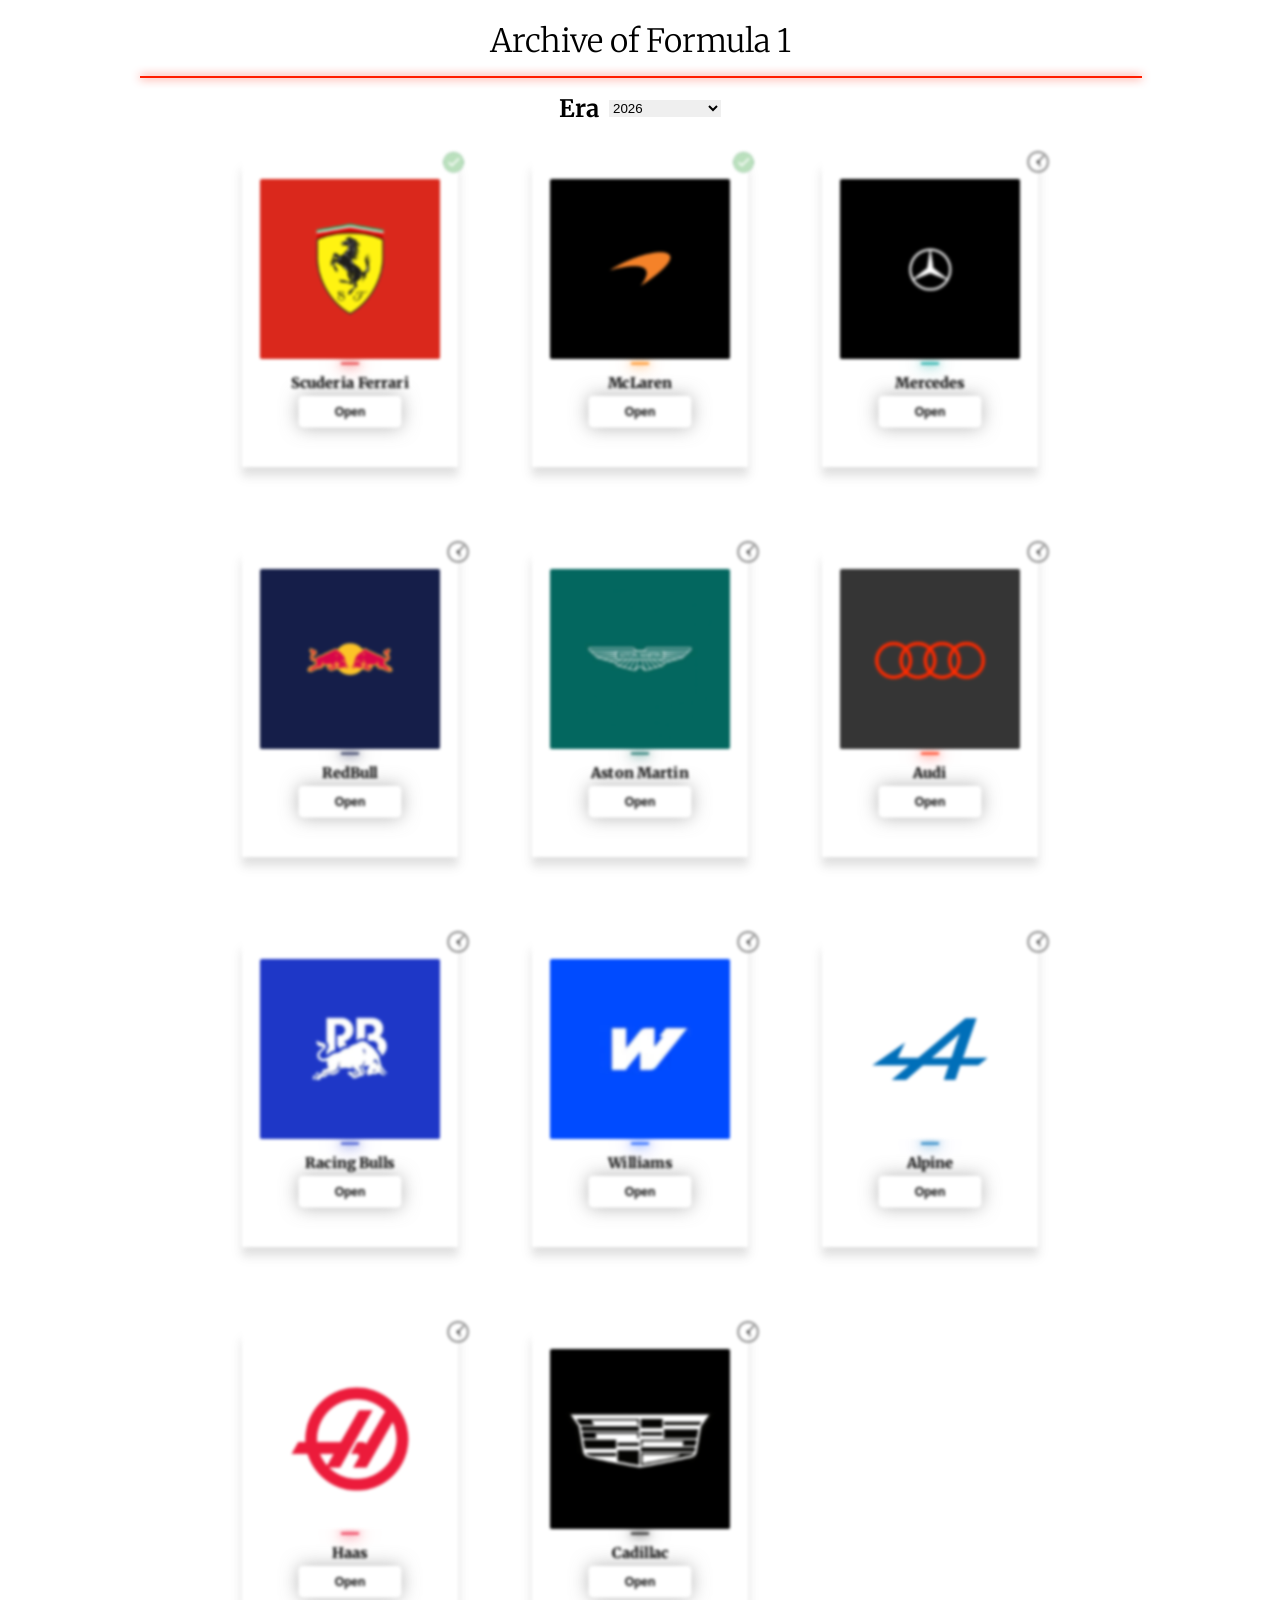
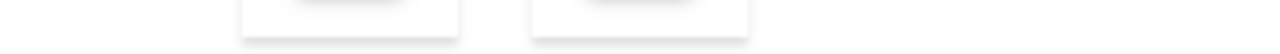
<file: index.html>
<!DOCTYPE html>
<html lang="en">
<head>
    <meta charset="UTF-8">
    <meta name="viewport" content="width=device-width, initial-scale=1.0">
    <title>F1 - FanWebsite</title>
    <link rel="stylesheet" href="index.css">
    <link rel="preconnect" href="https://fonts.googleapis.com">
<link rel="preconnect" href="https://fonts.gstatic.com" crossorigin>
<link href="https://fonts.googleapis.com/css2?family=Basic&family=Birthstone&family=Kanit:ital,wght@0,100;0,200;0,300;0,400;0,500;0,600;0,700;0,800;0,900;1,100;1,200;1,300;1,400;1,500;1,600;1,700;1,800;1,900&family=Merriweather:ital,opsz,wght@0,18..144,300..900;1,18..144,300..900&family=Oswald:wght@200..700&family=Playwrite+DE+SAS+Guides&family=Prociono&family=Raleway:ital,wght@0,100..900;1,100..900&family=Roboto+Slab:wght@100..900&display=swap" rel="stylesheet">
</head>
<body>
    <div class="main-wrapper">
    <header>
    <h1 style="margin-bottom: 0; font-weight: 300;">Archive of Formula 1</h1>
    <div class="under-bar-line"></div>
    <div class="era">
    <h2>Era</h2>
    <select>
        <option>2026</option>
        <option disabled>In development</option>
        <option disabled>In development</option>
        <option disabled>In development</option>
        <option disabled>In development</option>
        <option disabled>In development</option>
        <option disabled>In development</option>
        <option disabled>In development</option>
    </select>
    </div>
    </header>
    <main>
    <div class="main-grid">
        <div class="card-1"><div class="pict"><img src="Ferrari-logo.jpg"></div><div class="card-info-1"><hr class="card-line-1">
            <span>Scuderia Ferrari<button onclick="window.location.href='ferrari.html';">Open</button></div>
                <div class="icon"><img src="icons8-проверено-80.png"></div>
        </div>
        <div class="card-2"><div class="pict"><img src="Mclaren logo.jpg"></div><div class="card-info-2"><hr class="card-line-2">
            <span>McLaren<button onclick="window.location.href='mclaren.html';">Open</button></div>
                <div class="icon"><img src="icons8-проверено-80.png"></div>
        </div>
        <div class="card-3"><div class="pict"><img src="Mercedes logo.jpg"></div><div class="card-info-3"><hr class="card-line-3">
            <span>Mercedes<button onclick="window.location.href='not-yet.html';">Open</button></div>
                <div class="icon"><img src="icons8-часы-50.png"></div>
        </div>
        <div class="card-4"><div class="pict"><img src="RedBull logo.jpg"></div><div class="card-info-4"><hr class="card-line-4">
            <span>RedBull<button onclick="window.location.href='not-yet.html';">Open</button></div>
                <div class="icon"><img src="icons8-часы-50.png"></div>
        </div>
        <div class="card-5"><div class="pict"><img src="AMlogo1.jpg"></div><div class="card-info-5"><hr class="card-line-5">
            <span>Aston Martin<button onclick="window.location.href='not-yet.html';">Open</button></div>
                <div class="icon"><img src="icons8-часы-50.png"></div>
        </div>
        <div class="card-6"><div class="pict"><img src="Audi logo.jpg"></div><div class="card-info-6"><hr class="card-line-6">
            <span>Audi<button onclick="window.location.href='not-yet.html';">Open</button></div>
                <div class="icon"><img src="icons8-часы-50.png"></div>
        </div>
        <div class="card-7"><div class="pict"><img src="RB logo.jpg"></div><div class="card-info-7"><hr class="card-line-7">
            <span>Racing Bulls<button onclick="window.location.href='not-yet.html';">Open</button></div>
                <div class="icon"><img src="icons8-часы-50.png"></div>
        </div>
        <div class="card-8"><div class="pict"><img src="Williams logo.jpg"></div><div class="card-info-8"><hr class="card-line-8">
            <span>Williams<button onclick="window.location.href='not-yet.html';">Open</button></div>
                <div class="icon"><img src="icons8-часы-50.png"></div>
        </div>
        <div class="card-9"><div class="pict"><img src="Alpine logo.jpg"></div><div class="card-info-9"><hr class="card-line-9">
            <span>Alpine<button onclick="window.location.href='not-yet.html';">Open</button></div>
                <div class="icon"><img src="icons8-часы-50.png"></div>
        </div>
        <div class="card-10"><div class="pict"><img src="Haas logo.jpg"></div><div class="card-info-10"><hr class="card-line-10">
            <span>Haas<button onclick="window.location.href='not-yet.html';">Open</button></div>
                <div class="icon"><img src="icons8-часы-50.png"></div>
        </div>
        <div class="card-11"><div class="pict"><img src="Cadillac f1.jpg"></div><div class="card-info-11"><hr class="card-line-11">
            <span>Cadillac<button onclick="window.location.href='not-yet.html';">Open</button></div>
                <div class="icon"><img src="icons8-часы-50.png"></div>
        </div>
    </div> 
    </main>
    </div>
</body>
</html>
</file>
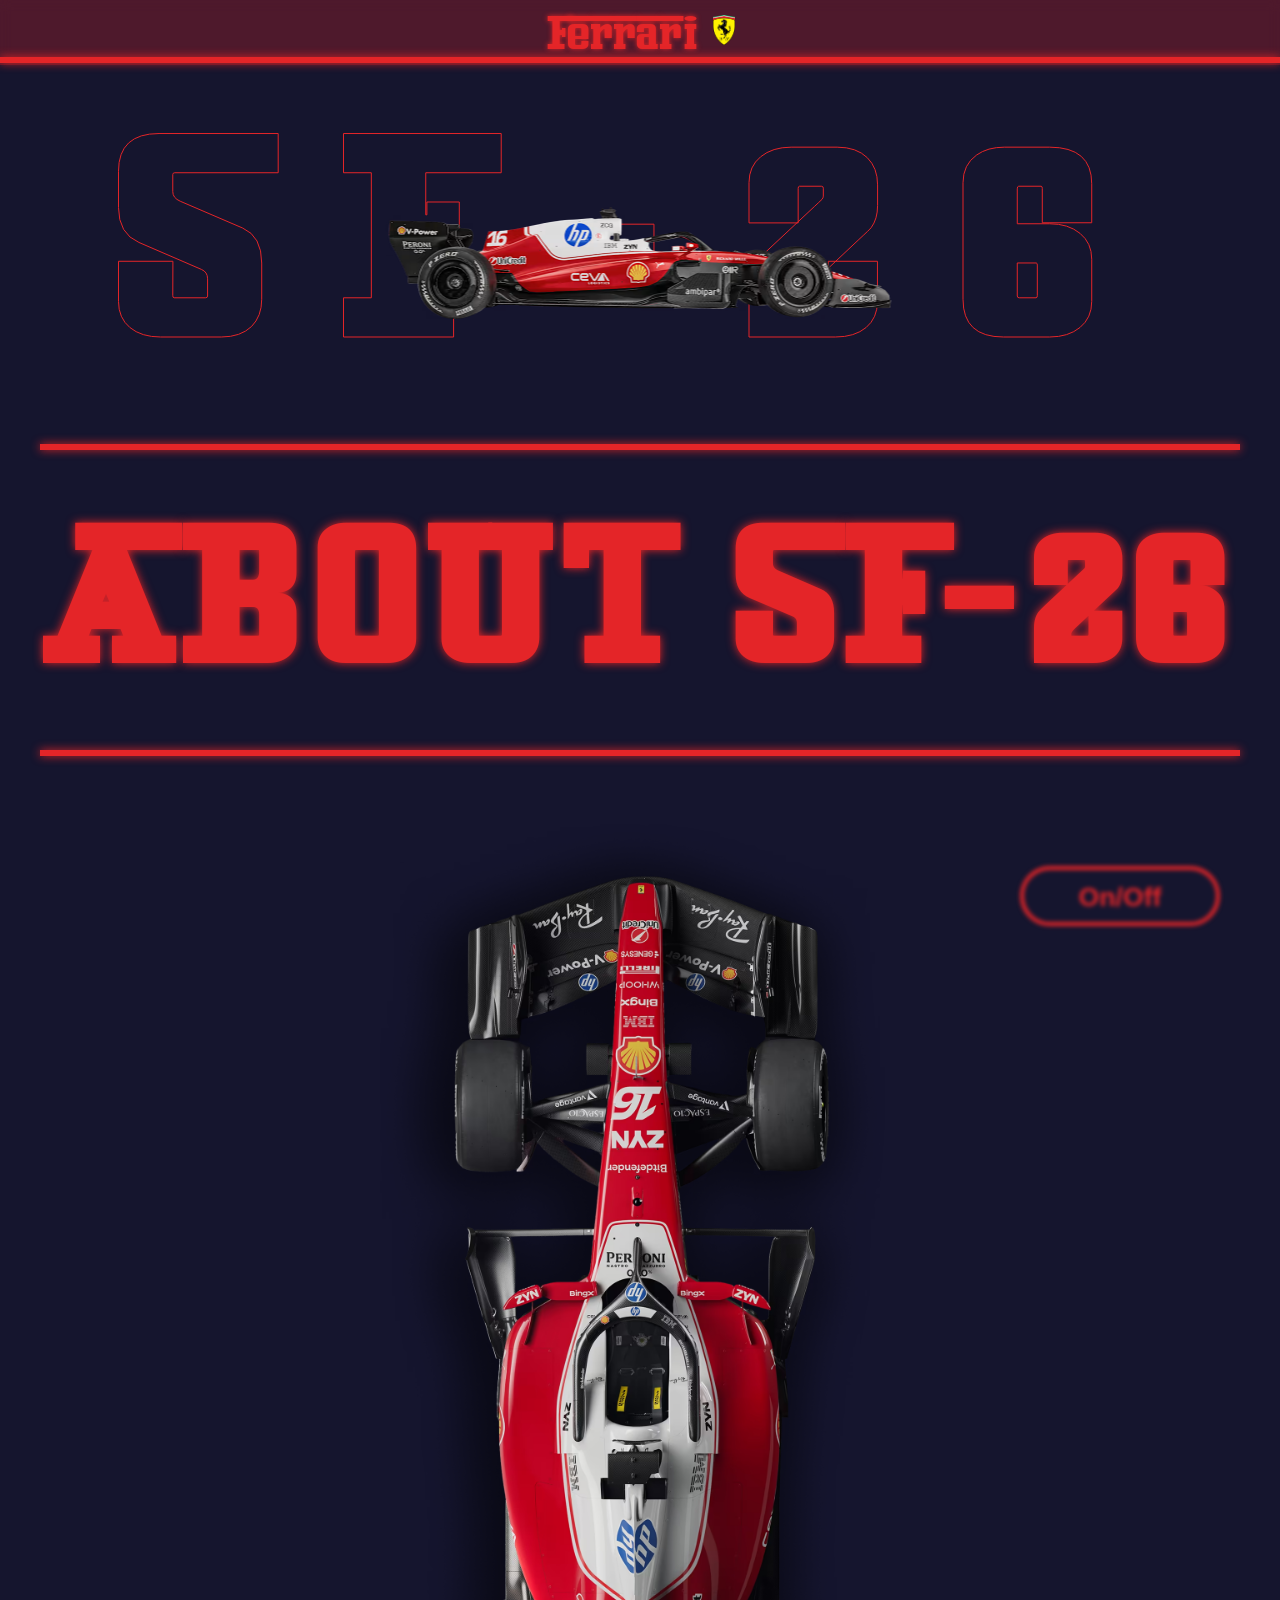
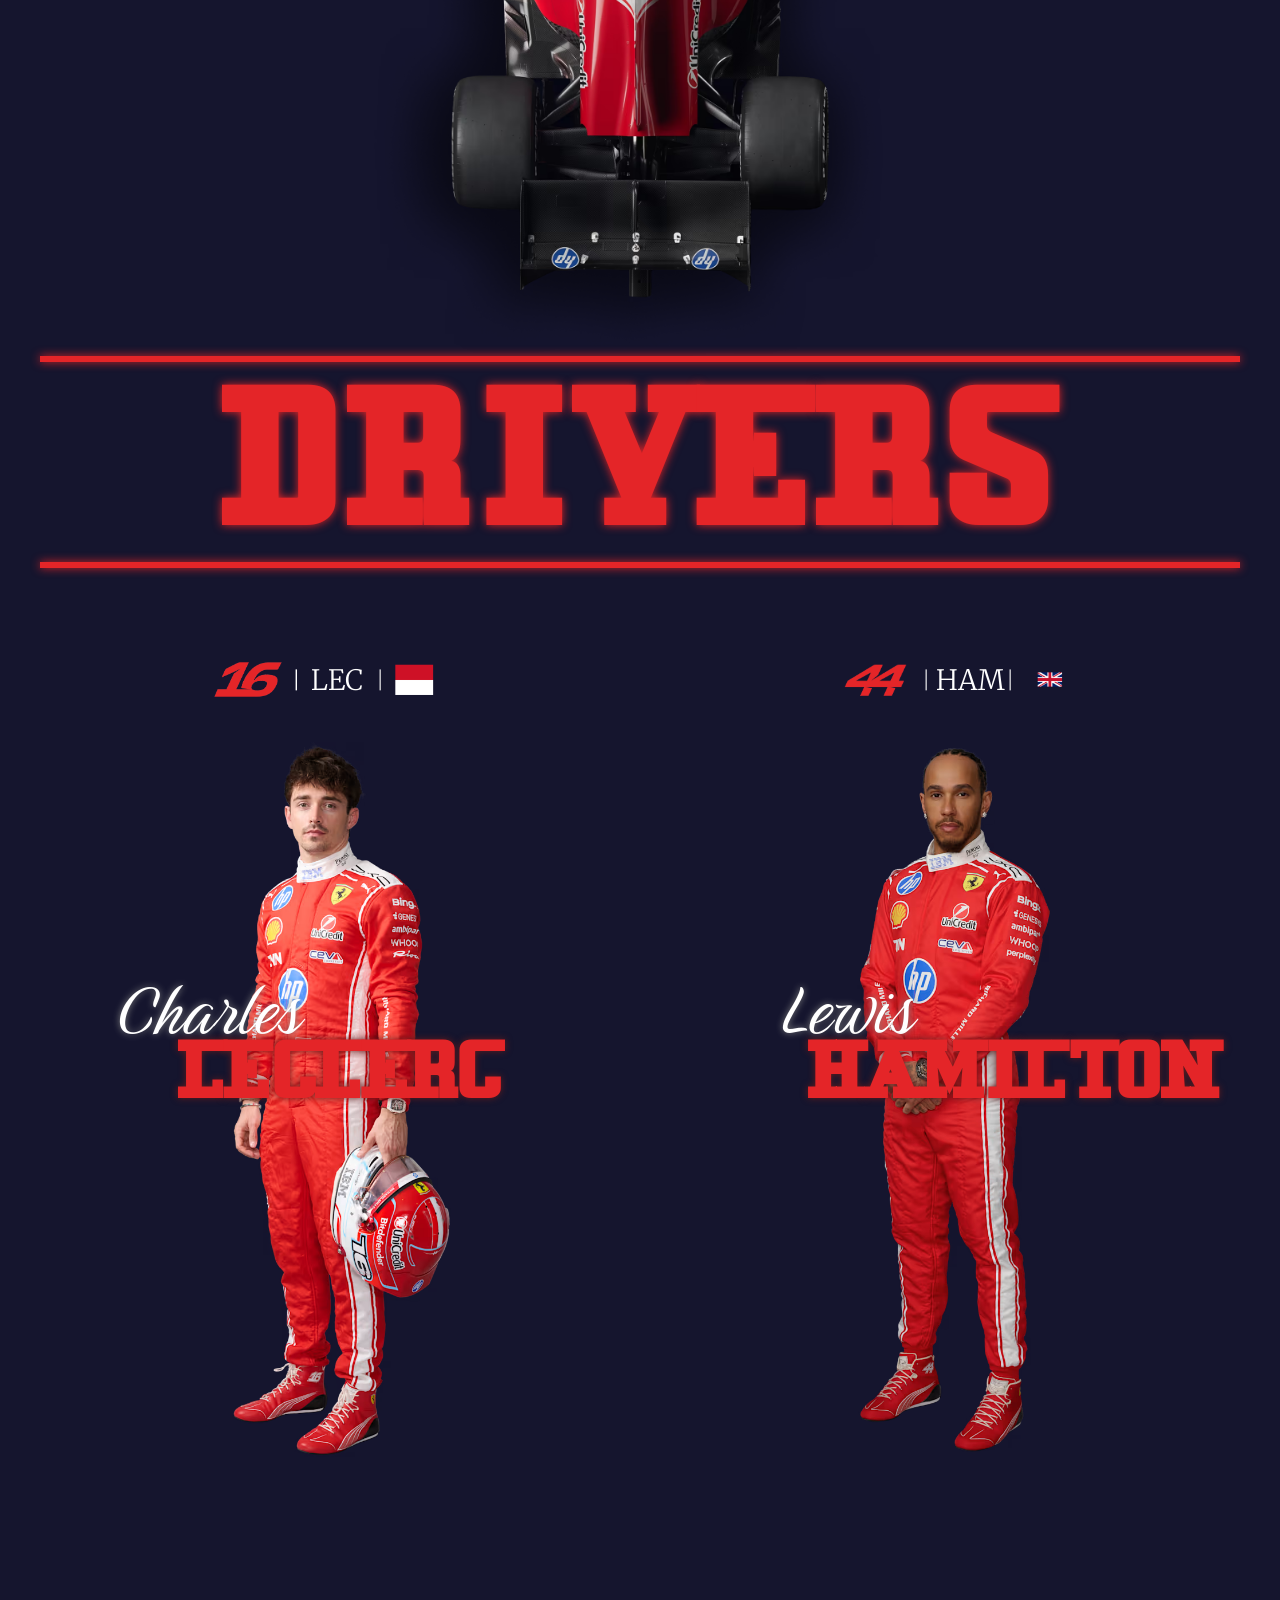
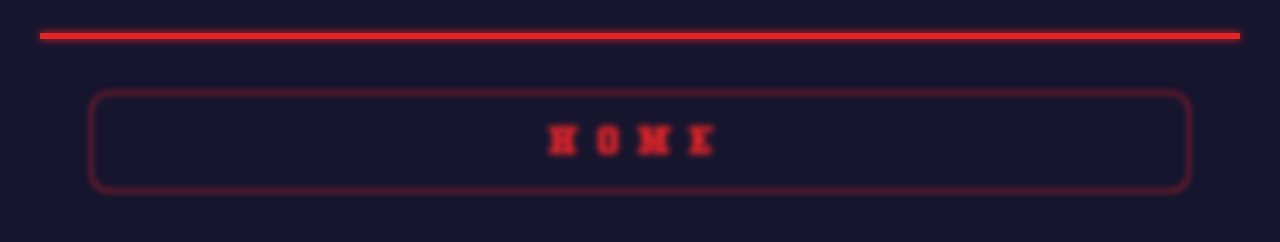
<file: ferrari.html>
<!DOCTYPE html>
<html lang="en">

<head>
    <meta charset="UTF-8">
    <meta name="viewport" content="width=device-width, initial-scale=1.0, user-scaleable=0, maximum-scale=1.0, minimum-scale=1.0, viewport-fit=auto">
    <title>Scuderia Ferrari</title>
    <link rel="stylesheet" href="ferrari.css">
    <link rel="preconnect" href="https://fonts.googleapis.com">
    <link rel="preconnect" href="https://fonts.gstatic.com" crossorigin>
    <link
        href="https://fonts.googleapis.com/css2?family=Basic&family=Birthstone&family=Kanit:ital,wght@0,100;0,200;0,300;0,400;0,500;0,600;0,700;0,800;0,900;1,100;1,200;1,300;1,400;1,500;1,600;1,700;1,800;1,900&family=Merriweather:ital,opsz,wght@0,18..144,300..900;1,18..144,300..900&family=Oswald:wght@200..700&family=Playwrite+DE+SAS+Guides&family=Prociono&family=Raleway:ital,wght@0,100..900;1,100..900&family=Roboto+Slab:wght@100..900&display=swap"
        rel="stylesheet">

</head>

<body>
    <header>
        <div class="top-bar">
            <div class="logo-text">Ferrari</div>
            <img src="ferrari-ges-seeklogo.png">
        </div>
        <div class="under-bar-line"></div>
    </header>
    <div class="container">
        <main>
            <div class="background-car-name">
                <div class="car-name">SF-26</div>
                <div class="car"><img src="2026ferraricarright.avif"></div>
            </div>
            <div class="car-info-block">
                <div style="margin-top: 50px; margin-bottom: 50px;" class="under-bar-line-1"></div>
                <h1>ABOUT SF-26</h1>
                <div style="margin-top: 50px; margin-bottom: 50px;" class="under-bar-line-2"></div>
                <div class="the-car-above">
                    <div class="button">
                        <!-- AI: Кнопка переключает постоянное отображение подписей. -->
                        <button type="button" aria-pressed="false">On/Off</button>
                    </div>
                    <img src="car-above.avif">

                    <div class="front-wing"></div>
                    <div class="line-1">Active aero front wing</div>

                    <div class="tires-1"></div>
                    <div class="line-2">Left Front Tire</div>

                    <div class="tires-2"></div>
                    <div class="line-3">Right Rear Tire</div>

                    <div class="tires-3"></div>
                    <div class="line-4">Left Front Tire</div>

                    <div class="tires-4"></div>
                    <div class="line-5">Right Rear Tire</div>

                    <div class="cockpit"></div>
                    <div class="line-6">Cockpit</div>

                    <div class="halo">
                        <div class="halo-1"></div>
                        <div class="halo-2"></div>
                        <div class="halo-3"></div>
                        <div class="halo-4"></div>
                        <div class="halo-5"></div>
                        <div class="halo-6"></div>
                        <div class="halo-7"></div>
                    </div>
                    <div class="line-7">Halo</div>


                    <div class="rear-wing"></div>
                    <div class="line-8">Active aero rear wing</div>
                </div>
            </div>



            <div class="drivers-block">
                <div class="under-bar-line-3"></div>
                <h1>DRIVERS</h1>
                <div class="under-bar-line-4"></div>
                <div class="drivers-grid">
                    <div class="leclerc">
                        <img class="lec-img" src="LEC.avif">
                        <div class="driver-name">Charles</div>
                        <div class="driver-lastname">LECLERC</div>
                        <div class="small-det">
                            <div class="number"><img src="16.png"></div>
                            <div class="small-line"></div>
                            <div class="fam">LEC</div>
                            <div class="small-line-1"></div>
                            <div class="flag"><img src="monaco.png"></div>
                        </div>
                    </div>
                
                <div class="hamilton">
                    <img class="ham-img" src="HAM.avif">
                    <div class="driver-name">Lewis</div>
                    <div class="driver-lastname">HAMILTON</div>
                    <div class="small-det">
                            <div class="number"><img src="44.png"></div>
                            <div class="small-line"></div>
                            <div class="fam">HAM</div>
                            <div class="small-line-1"></div>
                            <div class="flag"><img src="images.png"></div>
                        </div>
                </div>
                </div>
            </div>






        <div class="under-bar-line-adaptive"></div>
            <div class="drivers-block-adaptive">
                <h1 class="title-adaptive">DRIVERS</h1>
                <div class="leclerc-adaptive">
                    <img class="lec-lec-adaptive" src="LEC.avif">
                    <div class="driver-name-adaptive">Charles</div>
                    <div class="driver-lastname-adaptive">LECLERC</div>
                    <div class="small-det-adaptive">
                    <div class="number-adaptive"><img src="16.png"></div>
                    <div class="flag-adaptive"><img src="monaco.png"></div>
                    </div>
                </div>
                <div class="under-bar-line-adaptive-1"></div>
                <div class="hamilton-adaptive">
                    <img class="ham-ham-adaptive" src="HAM.avif">
                    <div class="driver-name-adaptive">Lewis</div>
                    <div class="driver-lastname-adaptive">HAMILTON</div>
                    <div class="small-det-adaptive">
                        <div class="number-adaptive"><img src="44.png"></div>
                        <div class="flag-adaptive"><img src="images.png"></div>
                    </div>

                </div>
                
            </div>
            <div class="under-bar-line"></div>
            <div class="home-button"><button  onclick="window.location.href='index.html';">HOME</button></div>
    </div>
    </main>
    </div>
    <!-- AI: Скрипт включает и выключает режим постоянного отображения деталей. -->
    <script>
        const carDetails = document.querySelector('.the-car-above');
        const toggleButton = carDetails.querySelector('.button button');

        toggleButton.addEventListener('click', () => {
            const isActive = carDetails.classList.toggle('is-active');
            toggleButton.setAttribute('aria-pressed', String(isActive));
        });
    </script>
</body>

</html>
</file>
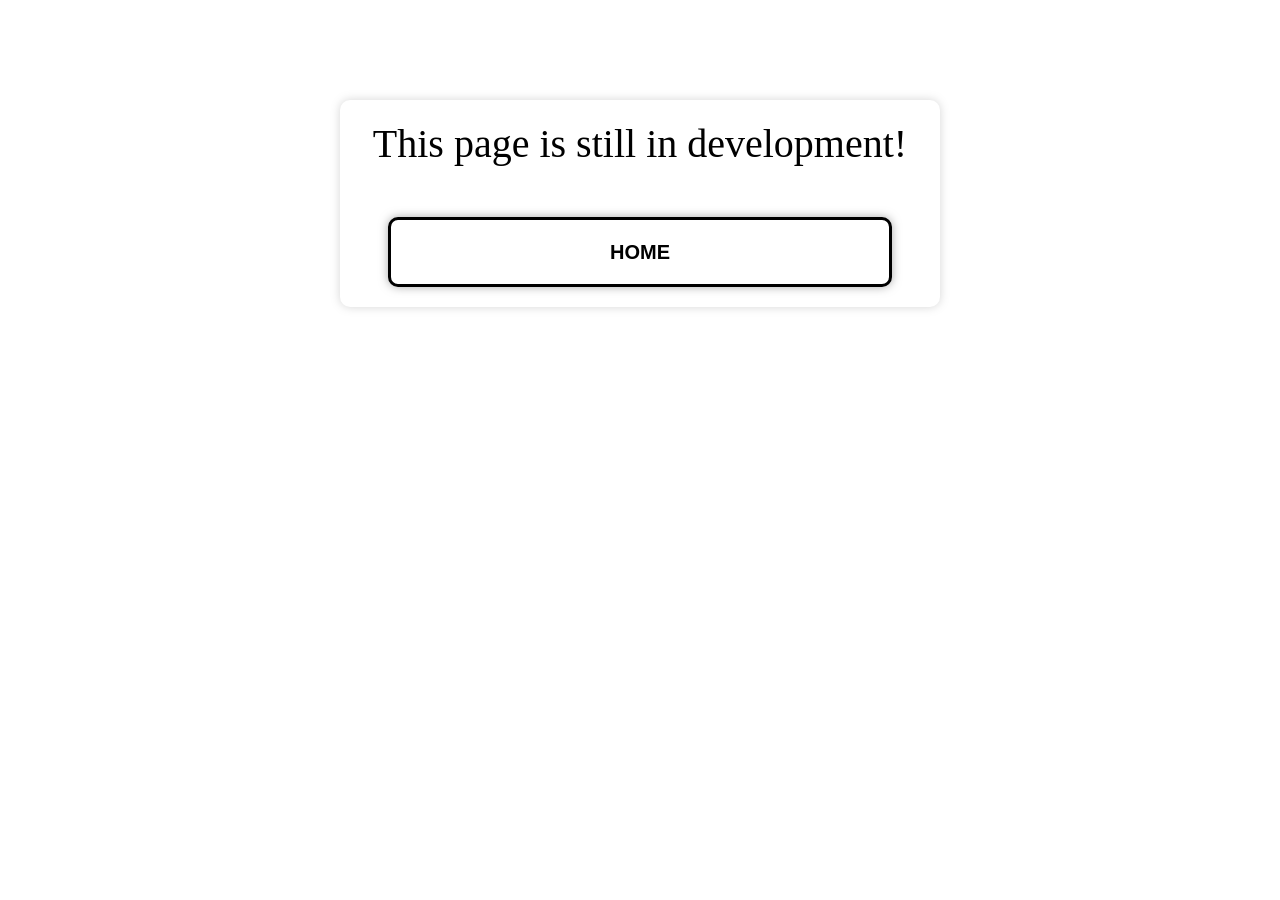
<file: not-yet.html>
<!DOCTYPE html>
<html lang="en">

<head>
    <meta charset="UTF-8">
    <meta name="viewport" content="width=device-width, initial-scale=1.0, user-scaleable=0, maximum-scale=1.0, minimum-scale=1.0, viewport-fit=auto">
    <title>Hi</title>
    <style>
        * {
            box-sizing: border-box;
        }

        .container {
            max-width: 1200px;
            width: 100%;
            margin: 0 auto;
        }

        .box {
            box-shadow: 0 0 10px rgba(128, 128, 128, 0.329);
            padding: 20px;
            border-radius: 10px;
            width: 50%;
            margin: 100px auto;
            display: flex;
            flex-direction: column;
            align-items: center;
        }

        .text-1 {
            text-align: center;
            font-size: 40px;
        }

        .but {
            width: 90%;
            height: 70px;
            margin-top: 50px;
        }

        .but button {
            font-size: 20px;
            font-weight: 700;
            width: 100%;
            height: 100%;
            border: 3px solid black;
            border-radius: 10px;
            background-color: white;
            box-shadow: 0 0 10px rgba(128, 128, 128, 0.671);
            transition: opacity 0.3s, box-shadow 0.3s, transform 0.3s;
        }

        .but button:hover {
            opacity: 0.6;
            transition: all 0.3s;
        }

        .but button:active {
            box-shadow: inset 0 0 5px rgba(128, 128, 128, 0.863);
            transition: all 0.3s;
            opacity: 1;
            transform: scale(0.9);
        }

        .box-adaptive {
            display: none;
        }

        @media (max-width: 576px) {
            .box {
                display: none;
            }

            .box-adaptive {
                display: flex;
                flex-direction: column;
                align-items: center;
                padding: 20px;
                width: 300px;
                border-radius: 10px;
                box-shadow: 0 0 10px gray;
                margin: 300px auto;
            }

            .box-adaptive .but-adaptive {
                margin-top: 30px;
            }

            .box-adaptive .but-adaptive {
                width: 80%;
                height: 30px;
            }

            .box-adaptive .but-adaptive button {
                width: 100%;
                height: 100%;
                font-size: 13px;
                font-weight: 700;
                border: 2px solid black;
                border-radius: 10px;
                background-color: white;
                box-shadow: 0 0 10px rgba(128, 128, 128, 0.671);
                transition: opacity 0.3s, box-shadow 0.3s, transform 0.3s;
            }

            .but-adaptive button:active {
                box-shadow: inset 0 0 5px rgba(128, 128, 128, 0.863);
                transition: all 0.3s;
                opacity: 1;
                transform: scale(0.9);
            }
        }
    </style>
</head>

<body>
    <div class="container">
        <main>
            <div class="box">
                <div class="text-1">This page is still in development!</div>
                <div class="but"><button onclick="window.location.href='index.html';">HOME</button></div>
            </div>
            <div class="box-adaptive">
                <div class="text-1-adaptive">This page is still in development!</div>
                <div class="but-adaptive"><button onclick="window.location.href='index.html';">HOME</button></div>
            </div>
        </main>
    </div>
</body>

</html>
</file>
<file: index.css>
body {
    font-family: "Merriweather", serif;
    display: flex;
    justify-content: center;
    align-items: center;
    background-color: white;
    margin: 0;
}

.main-wrapper {
    width: min(100% - 32px, 1000px);
    text-align: center;
    margin: 0 auto;
}

.main-grid {
    display: grid;
    grid-template-columns: repeat(auto-fit, 240px);
    row-gap: 50px;
    column-gap: 50px;
    justify-items: center;
    justify-content: center;
}

.under-bar-line {
    width: 100%;
    margin: 20px auto;
    box-shadow: 0 0 10px #FF1E00;
    border: 3px solid #FF1E00;
    animation: under-bar-line-anim 1s ease 1 both;
    transform: translateY(-5px);
    border-width: 1px;
}

@keyframes under-bar-line-anim {
    0% {
        width: 0;
        opacity: 0;
    }

    100% {
        opacity: 1;
        width: 100%;
    }
   
}


.era {
    display: flex;
    justify-content: center;
    gap: 10px;
    align-items: center;
    margin-top: -30px;
}

.era select {
    border: none;
}

.card-1 {
    width: 200px;
    box-shadow: 0 10px 10px rgba(128, 128, 128, 0.253);
    padding: 20px;
    height: 300px;
    filter: blur(2px);
    transform: scale(0.9);
    transition: filter 0.3s, transform 0.3s;
    position: relative;
}

.card-1 .icon {
    position: absolute;
    top: -40px;
    right: -35px;
    transform: scale(0.3);
}

.card-1:hover {
    filter: blur(0);
    transform: scale(1);
    transition: filter 0.3s, transform 0.3s;
}

.card-info-1 {
    font-weight: 600;
    width: 100%;
    font-weight: 600;
    font-weight: 800;
}

.card-line-1 {
    border: none;
    height: 2px;
    width: 20px;
    margin: 0 auto 10px;
    background-color: #e42528;
    box-shadow: 0 0 10px #e42528, 0 0 20px #e42528, 0 0 30px #e42528;
    transition: width 0.4s ease;
}

.card-1:hover .card-line-1 {
    width: 100%;
        box-shadow: 0 0 10px #e42528, 0 0 20px #e42528, 0 0 30px #e42528;

}



.card-1 img {
   width: 100%;
   height: 100%;
   object-fit: cover;
   border-radius: 2px;
}

.card-info-1 button {
        display: block;
        font-weight: 900;
        border: none;
        padding: 10px 40px 10px 40px;
        border-radius: 5px;
        background-color: white;
        margin: 5px auto;
        box-shadow: 0 0 20px rgba(128, 128, 128, 0.603);
        transition: padding 0.3s;
        transition: padding 0.3s, color 0.3s, backgrond 0.3s, box-shadow 0.3s;
}


.card-info-1 button:hover {
    transition: padding 0.3s, color 0.3s, backgrond 0.3s, box-shadow 0.3s;
    box-shadow: 0 0 20px #e42528;
    padding-left: 25px;
    padding-right: 25px;
    color: white;
    background-color: #e42528;
}










.card-2 {
    width: 200px;
    box-shadow: 0 10px 10px rgba(128, 128, 128, 0.253);
    padding: 20px;
    height: 300px;
    filter: blur(2px);
    transform: scale(0.9);
    transition: filter 0.3s, transform 0.3s;
    position: relative;
}

.card-2 .icon {
       position: absolute;
    top: -40px;
    right: -35px;
    transform: scale(0.3);
}

.card-2:hover {
    filter: blur(0);
    transform: scale(1);
    transition: filter 0.3s, transform 0.3s;
}

.card-info-2 {
    font-weight: 600;
    width: 100%;
    font-weight: 600;
    font-weight: 800;
}

.card-line-2 {
    border: none;
    height: 2px;
    width: 20px;
    margin: 0 auto 10px;
    background-color: #FF8000;
    box-shadow: 0 0 10px #FF8000, 0 0 20px #FF8000, 0 0 30px #FF8000;

    transition: width 0.4s ease;
}

.card-2:hover .card-line-2 {
    width: 100%;
    box-shadow: 0 0 10px #FF8000, 0 0 20px #FF8000, 0 0 30px #FF8000;

}



.card-2 img {
   width: 100%;
   height: 100%;
   object-fit: cover;
   border-radius: 2px;
}

.card-info-2 button {
        display: block;
        font-weight: 900;
        border: none;
        padding: 10px 40px 10px 40px;
        border-radius: 5px;
        background-color: white;
        margin: 5px auto;       
        box-shadow: 0 0 20px rgba(128, 128, 128, 0.603);
        transition: padding 0.3s, color 0.3s, backgrond 0.3s, box-shadow 0.3s;
}


.card-info-2 button:hover {
    transition: padding 0.3s, color 0.3s, backgrond 0.3s, box-shadow 0.3s;
    box-shadow: 0 0 20px #FF8000;
    padding-left: 25px;
    padding-right: 25px;
    color: white;
    background-color: #FF8000;
}










.card-3 {
    width: 200px;
    box-shadow: 0 10px 10px rgba(128, 128, 128, 0.253);
    padding: 20px;
    height: 300px;
    filter: blur(2px);
    transform: scale(0.9);
    transition: filter 0.3s, transform 0.3s;
    position: relative;
}

.card-3 .icon {
    position: absolute;
    top: -25px;
    right: -25px;
    transform: scale(0.5);
}

.card-3:hover {
    filter: blur(0);
    transform: scale(1);
    transition: filter 0.3s, transform 0.3s;
}

.card-info-3 {
    font-weight: 600;
    width: 100%;
    font-weight: 600;
    font-weight: 800;
}

.card-line-3 {
    border: none;
    height: 2px;
    width: 20px;
    margin: 0 auto 10px;
    background-color: #00A19B;
    box-shadow: 0 0 10px #00A19B, 0 0 20px #00A19B, 0 0 30px #00A19B;


    transition: width 0.4s ease;
}

.card-3:hover .card-line-3 {
    width: 100%;
    box-shadow: 0 0 10px #00A19B, 0 0 20px #00A19B, 0 0 30px #00A19B;
}



.card-3 img {
   width: 100%;
   height: 100%;
   object-fit: cover;
   border-radius: 2px;
}

.card-info-3 button {
        display: block;
        font-weight: 900;
        border: none;
        padding: 10px 40px 10px 40px;
        border-radius: 5px;
        background-color: white;
        margin: 5px auto;
        box-shadow: 0 0 20px rgba(128, 128, 128, 0.603);
        transition: padding 0.3s, color 0.3s, backgrond 0.3s, box-shadow 0.3s;
}


.card-info-3 button:hover {
    transition: padding 0.3s, color 0.3s, backgrond 0.3s, box-shadow 0.3s;
    box-shadow: 0 0 20px #00A19B;
    padding-left: 25px;
    padding-right: 25px;
    color: white;
    background-color: #00A19B;
}










.card-4 {
    width: 200px;
    box-shadow: 0 10px 10px rgba(128, 128, 128, 0.253);
    padding: 20px;
    height: 300px;
    filter: blur(2px);
    transform: scale(0.9);
    transition: filter 0.3s, transform 0.3s;
    position: relative;
}

.card-4 .icon {
    position: absolute;
    top: -25px;
    right: -25px;
    transform: scale(0.5);
}

.card-4:hover {
    filter: blur(0);
    transform: scale(1);
    transition: filter 0.3s, transform 0.3s;
}

.card-info-4 {
    font-weight: 600;
    width: 100%;
    font-weight: 600;
    font-weight: 800;
}

.card-line-4 {
    border: none;
    height: 2px;
    width: 20px;
    margin: 0 auto 10px;
    background-color: #141E49;
    box-shadow: 0 0 10px #141E49, 0 0 20px #141E49, 0 0 30px #141E49;
    transition: width 0.4s ease;
}

.card-4:hover .card-line-4 {
    box-shadow: 0 0 10px #141E49, 0 0 20px #141E49, 0 0 30px #141E49;
    width: 100%;
}



.card-4 img {
   width: 100%;
   height: 100%;
   object-fit: cover;
   border-radius: 2px;
}

.card-info-4 button {
        display: block;
        font-weight: 900;
        border: none;
        padding: 10px 40px 10px 40px;
        border-radius: 5px;
        background-color: white;
        margin: 5px auto;
        box-shadow: 0 0 20px rgba(128, 128, 128, 0.603);
        transition: padding 0.3s, color 0.3s, backgrond 0.3s, box-shadow 0.3s;
}


.card-info-4 button:hover {
    transition: padding 0.3s, color 0.3s, backgrond 0.3s, box-shadow 0.3s;
    box-shadow: 0 0 20px #141E49;
    padding-left: 25px;
    padding-right: 25px;
    color: white;
    background-color: #141E49;
}











.card-5 {
    width: 200px;
    box-shadow: 0 10px 10px rgba(128, 128, 128, 0.253);
    padding: 20px;
    height: 300px;
    filter: blur(2px);
    transform: scale(0.9);
    transition: filter 0.3s, transform 0.3s;
    position: relative;
}

.card-5 .icon {
    position: absolute;
    top: -25px;
    right: -25px;
    transform: scale(0.5);
}

.card-5:hover {
    filter: blur(0);
    transform: scale(1);
    transition: filter 0.3s, transform 0.3s;
}

.card-info-5 {
    font-weight: 600;
    width: 100%;
    font-weight: 600;
    font-weight: 800;
}

.card-line-5 {
    border: none;
    height: 2px;
    width: 20px;
    margin: 0 auto 10px;
    background-color: #01655C;
    box-shadow: 0 0 10px #01655C, 0 0 20px #01655C, 0 0 30px #01655C;
    transition: width 0.4s ease;
}

.card-5:hover .card-line-5 {
    box-shadow: 0 0 10px #01655C, 0 0 20px #01655C, 0 0 30px #01655C;
    width: 100%;
}



.card-5 img {
   width: 100%;
   height: 100%;
   object-fit: cover;
   border-radius: 2px;
}

.card-info-5 button {
        display: block;
        font-weight: 900;
        border: none;
        padding: 10px 40px 10px 40px;
        border-radius: 5px;
        background-color: white;
        margin: 5px auto;
        box-shadow: 0 0 20px rgba(128, 128, 128, 0.603);
        transition: padding 0.3s, color 0.3s, backgrond 0.3s, box-shadow 0.3s;
}


.card-info-5 button:hover {
    transition: padding 0.3s, color 0.3s, backgrond 0.3s, box-shadow 0.3s;
    box-shadow: 0 0 20px #01655C;
    padding-left: 25px;
    padding-right: 25px;
    color: white;
    background-color: #01655C;
}











.card-6 {
    width: 200px;
    box-shadow: 0 10px 10px rgba(128, 128, 128, 0.253);
    padding: 20px;
    height: 300px;
    filter: blur(2px);
    transform: scale(0.9);
    transition: filter 0.3s, transform 0.3s;
    position: relative;
}

.card-6 .icon {
    position: absolute;
    top: -25px;
    right: -25px;
    transform: scale(0.5);
}

.card-6:hover {
    filter: blur(0);
    transform: scale(1);
    transition: filter 0.3s, transform 0.3s;
}

.card-info-6 {
    font-weight: 600;
    width: 100%;
    font-weight: 600;
    font-weight: 800;
}

.card-line-6 {
    border: none;
    height: 2px;
    width: 20px;
    margin: 0 auto 10px;
    background-color: #ff2600;
    box-shadow: 0 0 10px #ff2600, 0 0 20px #ff2600, 0 0 30px #ff2600;
    transition: width 0.4s ease;
}

.card-6:hover .card-line-6 {
    box-shadow: 0 0 10px #ff2600, 0 0 20px #ff2600, 0 0 30px #ff2600;
    width: 100%;
}



.card-6 img {
   width: 100%;
   height: 100%;
   object-fit: cover;
   border-radius: 2px;
}

.card-info-6 button {
        display: block;
        font-weight: 900;
        border: none;
        padding: 10px 40px 10px 40px;
        border-radius: 5px;
        background-color: white;
        margin: 5px auto;
        box-shadow: 0 0 20px rgba(128, 128, 128, 0.603);
        transition: padding 0.3s, color 0.3s, backgrond 0.3s, box-shadow 0.3s;
}


.card-info-6 button:hover {
    transition: padding 0.3s, color 0.3s, backgrond 0.3s, box-shadow 0.3s;
    box-shadow: 0 0 20px #ff2600;
    padding-left: 25px;
    padding-right: 25px;
    color: white;
    background-color: #ff2600;
}









.card-7 {
    width: 200px;
    box-shadow: 0 10px 10px rgba(128, 128, 128, 0.253);
    padding: 20px;
    height: 300px;
    filter: blur(2px);
    transform: scale(0.9);
    transition: filter 0.3s, transform 0.3s;
    position: relative;
}

.card-7 .icon {
    position: absolute;
    top: -25px;
    right: -25px;
    transform: scale(0.5);
}

.card-7:hover {
    filter: blur(0);
    transform: scale(1);
    transition: filter 0.3s, transform 0.3s;
}

.card-info-7 {
    font-weight: 600;
    width: 100%;
    font-weight: 600;
    font-weight: 800;
}

.card-line-7 {
    border: none;
    height: 2px;
    width: 20px;
    margin: 0 auto 10px;
    background-color: #1e37c7;
    box-shadow: 0 0 10px #1e37c7, 0 0 20px #1e37c7, 0 0 30px #1e37c7;
    transition: width 0.4s ease;
}

.card-7:hover .card-line-7 {
    box-shadow: 0 0 10px #1e37c7, 0 0 20px #1e37c7, 0 0 30px #1e37c7;
    width: 100%;
}



.card-7 img {
   width: 100%;
   height: 100%;
   object-fit: cover;
   border-radius: 2px;
}

.card-info-7 button {
        display: block;
        font-weight: 900;
        border: none;
        padding: 10px 40px 10px 40px;
        border-radius: 5px;
        background-color: white;
        margin: 5px auto;
        box-shadow: 0 0 20px rgba(128, 128, 128, 0.603);
        transition: padding 0.3s, color 0.3s, backgrond 0.3s, box-shadow 0.3s;
}


.card-info-7 button:hover {
    transition: padding 0.3s, color 0.3s, backgrond 0.3s, box-shadow 0.3s;
    box-shadow: 0 0 20px #1e37c7;
    padding-left: 25px;
    padding-right: 25px;
    color: white;
    background-color: #1e37c7;
}










.card-8 {
    width: 200px;
    box-shadow: 0 10px 10px rgba(128, 128, 128, 0.253);
    padding: 20px;
    height: 300px;
    filter: blur(2px);
    transform: scale(0.9);
    transition: filter 0.3s, transform 0.3s;
    position: relative;
}

.card-8 .icon {
    position: absolute;
    top: -25px;
    right: -25px;
    transform: scale(0.5);
}

.card-8:hover {
    filter: blur(0);
    transform: scale(1);
    transition: filter 0.3s, transform 0.3s;
}

.card-info-8 {
    font-weight: 600;
    width: 100%;
    font-weight: 600;
    font-weight: 800;
}

.card-line-8 {
    border: none;
    height: 2px;
    width: 20px;
    margin: 0 auto 10px;
    background-color: #004bff;
    box-shadow: 0 0 10px #004bff, 0 0 20px #004bff, 0 0 30px #004bff;
    transition: width 0.4s ease;
}

.card-8:hover .card-line-8 {
    box-shadow: 0 0 10px #004bff, 0 0 20px #004bff, 0 0 30px #004bff;
    width: 100%;
}



.card-8 img {
   width: 100%;
   height: 100%;
   object-fit: cover;
   border-radius: 2px;
}

.card-info-8 button {
        display: block;
        font-weight: 900;
        border: none;
        padding: 10px 40px 10px 40px;
        border-radius: 5px;
        background-color: white;
        margin: 5px auto;
        box-shadow: 0 0 20px rgba(128, 128, 128, 0.603);
        transition: padding 0.3s, color 0.3s, backgrond 0.3s, box-shadow 0.3s;
}


.card-info-8 button:hover {
    transition: padding 0.3s, color 0.3s, backgrond 0.3s, box-shadow 0.3s;
    box-shadow: 0 0 20px #004bff;
    padding-left: 25px;
    padding-right: 25px;
    color: white;
    background-color: #004bff;
}









.card-9 {
    width: 200px;
    box-shadow: 0 10px 10px rgba(128, 128, 128, 0.253);
    padding: 20px;
    height: 300px;
    filter: blur(2px);
    transform: scale(0.9);
    transition: filter 0.3s, transform 0.3s;
    position: relative;
}

.card-9 .icon {
    position: absolute;
    top: -25px;
    right: -25px;
    transform: scale(0.5);
}

.card-9:hover {
    filter: blur(0);
    transform: scale(1);
    transition: filter 0.3s, transform 0.3s;
}

.card-info-9 {
    font-weight: 600;
    width: 100%;
    font-weight: 600;
    font-weight: 800;
}

.card-line-9 {
    border: none;
    height: 2px;
    width: 20px;
    margin: 0 auto 10px;
    background-color: #006fba;
    box-shadow: 0 0 10px #006fba, 0 0 20px #006fba, 0 0 30px #006fba;
    transition: width 0.4s ease;
}

.card-9:hover .card-line-9 {
    width: 100%;
}



.card-9 img {
   width: 100%;
   height: 100%;
   object-fit: cover;
   border-radius: 2px;
}

.card-info-9 button {
        display: block;
        font-weight: 900;
        border: none;
        padding: 10px 40px 10px 40px;
        border-radius: 5px;
        background-color: white;
        margin: 5px auto;
        box-shadow: 0 0 20px rgba(128, 128, 128, 0.603);
        transition: padding 0.3s, color 0.3s, backgrond 0.3s, box-shadow 0.3s;
}


.card-info-9 button:hover {
    transition: padding 0.3s, color 0.3s, backgrond 0.3s, box-shadow 0.3s;
    box-shadow: 0 0 20px #006fba;
    padding-left: 25px;
    padding-right: 25px;
    color: white;
    background-color: #006fba;
}








.card-10 {
    width: 200px;
    box-shadow: 0 10px 10px rgba(128, 128, 128, 0.253);
    padding: 20px;
    height: 300px;
    filter: blur(2px);
    transform: scale(0.9);
    transition: filter 0.3s, transform 0.3s;
    position: relative;
}

.card-10 .icon {
    position: absolute;
    top: -25px;
    right: -25px;
    transform: scale(0.5);
}

.card-10:hover {
    filter: blur(0);
    transform: scale(1);
    transition: filter 0.3s, transform 0.3s;
}

.card-info-10 {
    font-weight: 600;
    width: 100%;
    font-weight: 600;
    font-weight: 800;
}

.card-line-10 {
    border: none;
    height: 2px;
    width: 20px;
    margin: 0 auto 10px;
    background-color: #ec1a3b;
    box-shadow: 0 0 10px #ec1a3b, 0 0 20px #ec1a3b, 0 0 30px #ec1a3b;
    transition: width 0.4s ease;
}

.card-10:hover .card-line-10 {
    box-shadow: 0 0 10px #ec1a3b, 0 0 20px #ec1a3b, 0 0 30px #ec1a3b;
    width: 100%;
}



.card-10 img {
   width: 100%;
   height: 100%;
   object-fit: cover;
   border-radius: 2px;
}

.card-info-10 button {
        display: block;
        font-weight: 900;
        border: none;
        padding: 10px 40px 10px 40px;
        border-radius: 5px;
        background-color: white;
        margin: 5px auto;
        box-shadow: 0 0 20px rgba(128, 128, 128, 0.603);
        transition: padding 0.3s, color 0.3s, backgrond 0.3s, box-shadow 0.3s;
}


.card-info-10 button:hover {
    transition: padding 0.3s, color 0.3s, backgrond 0.3s, box-shadow 0.3s;
    box-shadow: 0 0 20px #ec1a3b;
    padding-left: 25px;
    padding-right: 25px;
    color: white;
    background-color: #ec1a3b;
}









.card-11 {
    width: 200px;
    box-shadow: 0 10px 10px rgba(128, 128, 128, 0.253);
    padding: 20px;
    height: 300px;
    filter: blur(2px);
    transform: scale(0.9);
    transition: filter 0.3s, transform 0.3s;
    position: relative;
}

.card-11 .icon {
    position: absolute;
    top: -25px;
    right: -25px;
    transform: scale(0.5);
}

.card-11:hover {
    filter: blur(0);
    transform: scale(1);
    transition: filter 0.3s, transform 0.3s;
}

.card-info-11 {
    font-weight: 600;
    width: 100%;
    font-weight: 600;
    font-weight: 800;
}

.card-line-11 {
    border: none;
    height: 2px;
    width: 20px;
    margin: 0 auto 10px;
    background-color: #000000;
    box-shadow: 0 0 10px #000000, 0 0 20px #000000, 0 0 30px #000000;
    transition: width 0.4s ease;
}

.card-11:hover .card-line-11 {
    box-shadow: 0 0 10px #000000, 0 0 20px #000000, 0 0 30px #000000;
    width: 100%;
}



.card-11 img {
   width: 100%;
   height: 100%;
   object-fit: cover;
   border-radius: 2px;
}

.card-info-11 button {
        display: block;
        font-weight: 900;
        border: none;
        padding: 10px 40px 10px 40px;
        border-radius: 5px;
        background-color: white;
        margin: 5px auto;
        box-shadow: 0 0 20px rgba(128, 128, 128, 0.603);
        transition: padding 0.3s, color 0.3s, backgrond 0.3s, box-shadow 0.3s;
}


.card-info-11 button:hover {
    transition: padding 0.3s, color 0.3s, backgrond 0.3s, box-shadow 0.3s;
    box-shadow: 0 0 20px #000000;
    padding-left: 25px;
    padding-right: 25px;
    color: white;
    background-color: #000000;
}
</file>
<file: ferrari.css>
* {
    box-sizing: border-box;
}

@font-face {
    font-family: 'FerrariLogo';
    src: url('FerroRosso.ttf') format('truetype');
}

body {
    background-color: rgb(21, 21, 46);
    font-family: "Merriweather", serif;
    font-weight: 200;
    cursor: default;
    padding-top: 100px;
    color: wheat;
    animation: appereance-anim 2s ease 1;
}

@keyframes appereance-anim {
    0% {
        opacity: 0;
    }

    100% {
        opacity: 1;
    }
}

.container {
    max-width: 1200px;
    width: 100%;
    margin: 0 auto;
}



header {
    position: fixed;
    left: 0;
    right: 0;
    top: 0;
    height: 65px;
    background-color: #e4252846;
    backdrop-filter: blur(6px);
    z-index: 10;
    animation: top-bar-anim 2s ease 1;
    box-sizing: border-box;
}

@keyframes top-bar-anim {

    0% {
        top: -70px;
    }

    100% {
        top: 0;
    }

}



@keyframes under-bar-line-anim {
    0% {
        width: 0;
        opacity: 0;
    }

    100% {
        opacity: 1;
        width: 100%;
    }

}

.top-bar {
    display: flex;
    justify-content: center;
    align-items: center;
    gap: 15px;
}

.under-bar-line {
    width: 100%;
    margin: 0 auto;
    box-shadow: 0 0 10px #e42528;
    border: 3px solid #e42528;
    animation: under-bar-line-anim 1s ease 1 both;
    animation-delay: 1s;
    transform: translateY(-3px);
}


.logo-text {
    font-family: 'FerrariLogo', sans-serif;
    text-align: center;
    margin-top: 10px;
    font-size: 50px;
    color: #e42528;
    text-shadow: 0 0 5px #e42528;
    z-index: -1;
    animation: border-bottom-anim 1s linear 1;
}




header img {
    width: 22px;
    height: 30px;
}


.background-car-name {
    display: flex;
    justify-content: center;
    align-items: center;
    text-align: center;
}

.background-car-name .car-name {
    position: relative;
    font-size: 291px;
    color: transparent;
    -webkit-text-stroke: 1px #e42528;
    font-family: 'FerrariLogo', sans-serif;
    font-weight: 800;
    letter-spacing: 80px;
    width: 100%;
}

.background-car-name .car {
    position: absolute;
    top: 150px;
    transform: scale(0.5);
    transition: transform 1s;
}

.background-car-name .car:hover {
    transform: scale(1);
    transition: all 1s;
}



.car-info-block h1,
.drivers-block h1 {
    font-family: 'FerrariLogo', sans-serif;
    text-align: center;
    color: #e42528;
    text-shadow: 0 0 10px #e42528;
    font-weight: 900;
    margin-top: 0;
    margin-bottom: 0;
    letter-spacing: 10px;
    font-size: 200px;
}

.car-info-block .the-car-above {
    display: flex;
    justify-content: center;
    position: relative;
}

.car-info-block .button {
    position: absolute;
    right: 50px;
    top: 50px;
}

.car-info-block .button button {
    background: rgb(21, 21, 46);
    transform: scale(2);
    border-radius: 20px;
    border: 2px solid #e42528;
    text-shadow: none;
    width: 100px;
    height: 30px;
    margin: 20px;
    color: #e42528;
    font-weight: 700;
    filter: blur(1px);
    transition: filter 0.3s;
}

.car-info-block .button button:hover {
    filter: blur(0);
    transition: all 0.3s;
}

.car-info-block .button button:active {
    filter: blur(0);
    text-shadow: 0 0 5px #e42528;
    box-shadow: 0 0 10px #e42528;
}

/* AI: Показывает все подписи после нажатия кнопки On/Off. */
.car-info-block .the-car-above.is-active .line-1,
.car-info-block .the-car-above.is-active .line-2,
.car-info-block .the-car-above.is-active .line-3,
.car-info-block .the-car-above.is-active .line-4,
.car-info-block .the-car-above.is-active .line-5,
.car-info-block .the-car-above.is-active .line-6,
.car-info-block .the-car-above.is-active .line-7,
.car-info-block .the-car-above.is-active .line-8 {
    opacity: 1;
}

.car-info-block .the-car-above img {
    width: 800px;
    height: 1150px;

}

.car-info-block .the-car-above .line-1 {
    opacity: 0;
    color: white;
    border-bottom: 2px solid white;
    position: absolute;
    left: 70px;
    right: 750px;
    top: 100px;
    z-index: -1;
    transition: opacity 0.3s;
}

.front-wing {
    position: absolute;
    height: 100px;
    width: 350px;
    top: 100px;
}

/* AI: Hover работает только до включения постоянного отображения. */
.car-info-block .the-car-above:not(.is-active) .front-wing:hover+.line-1 {
    opacity: 1;
    transition: all 0.3s;
    animation: line-anim-3 0.3s linear 1;
}



@keyframes line-anim-3 {
    0% {
        left: 70px;
        right: 900px;
        opacity: 0;
    }

    100% {
        opacity: 1;
        left: 70px;
        right: 750px;
    }

}









.car-info-block .the-car-above .line-2 {
    opacity: 0;
    color: white;
    border-bottom: 2px solid white;
    position: absolute;
    left: 170px;
    right: 750px;
    top: 250px;
    z-index: -1;
    transition: opacity 1s;
}

.tires-1 {
    position: absolute;
    height: 130px;
    width: 70px;
    left: 415px;
    top: 230px;
}

/* AI: Отключает hover для этой зоны после нажатия On/Off. */
.car-info-block .the-car-above:not(.is-active) .tires-1:hover+.line-2 {
    opacity: 1;
    animation: line-anim 0.3s linear 1;
    transition: all 1s;
}

@keyframes line-anim {
    0% {
        left: 170px;
        right: 900px;
        opacity: 0;
    }

    100% {
        opacity: 1;
        left: 170px;
        right: 750px;
    }

}










.car-info-block .the-car-above .line-3 {
    text-align: right;
    opacity: 0;
    color: white;
    border-bottom: 2px solid white;
    position: absolute;
    left: 750px;
    right: 150px;
    top: 900px;
    z-index: -1;
    transition: opacity 0.3s;
}

.tires-2 {
    position: absolute;
    height: 130px;
    width: 70px;
    left: 715px;
    top: 870px;
}

/* AI: Отключает hover для этой зоны после нажатия On/Off. */
.car-info-block .the-car-above:not(.is-active) .tires-2:hover+.line-3 {
    opacity: 1;
    animation: line-anim-1 0.3s linear 1;
    transition: all 0.3s;
}

@keyframes line-anim-1 {
    0% {
        left: 900px;
        right: 150px;
        opacity: 0;
    }

    100% {
        left: 750px;
        right: 150px;
        opacity: 1;
    }
}








.car-info-block .the-car-above .line-4 {
    text-align: right;
    opacity: 0;
    color: white;
    border-bottom: 2px solid white;
    position: absolute;
    left: 750px;
    right: 150px;
    top: 250px;
    z-index: -1;
    transition: opacity 0.3s;
}

.tires-3 {
    position: absolute;
    height: 130px;
    width: 70px;
    left: 715px;
    top: 230px;
}

/* AI: Отключает hover для этой зоны после нажатия On/Off. */
.car-info-block .the-car-above:not(.is-active) .tires-3:hover+.line-4 {
    opacity: 1;
    animation: line-anim-1 0.3s linear 1;
    transition: all 0.3s;
}














.car-info-block .the-car-above .line-5 {
    opacity: 0;
    color: white;
    border-bottom: 2px solid white;
    position: absolute;
    left: 170px;
    right: 750px;
    top: 900px;
    z-index: -1;
    transition: opacity 0.3s;
}

.tires-4 {
    position: absolute;
    height: 130px;
    width: 70px;
    left: 415px;
    top: 870px;
}

/* AI: Отключает hover для этой зоны после нажатия On/Off. */
.car-info-block .the-car-above:not(.is-active) .tires-4:hover+.line-5 {
    opacity: 1;
    animation: line-anim 0.3s linear 1;
}






.car-info-block .the-car-above .line-6 {
    opacity: 0;
    color: white;
    border-bottom: 2px solid white;
    position: absolute;
    left: 170px;
    right: 600px;
    top: 510px;
    transition: opacity 0.3s;
}

.cockpit {
    position: absolute;
    height: 100px;
    width: 70px;
    left: 560px;
    top: 510px;
    border-radius: 20px;
}

/* AI: Отключает hover для этой зоны после нажатия On/Off. */
.car-info-block .the-car-above:not(.is-active) .cockpit:hover+.line-6 {
    opacity: 1;
    animation: line-anim-2 0.3s linear 1;
    transition: all 0.3s;
}

@keyframes line-anim-2 {
    0% {
        left: 170px;
        right: 900px;
        opacity: 0;
    }

    100% {
        opacity: 1;
        left: 170px;
        right: 600px
    }
}




.car-info-block .the-car-above .halo-1 {
    position: absolute;
    width: 12px;
    height: 90px;
    left: 535px;
    top: 540px
}

.car-info-block .the-car-above .halo-2 {
    position: absolute;
    width: 13px;
    height: 90px;
    left: 647px;
    top: 540px
}

.car-info-block .the-car-above .halo-3 {
    position: absolute;
    border-radius: 30px;
    width: 13px;
    height: 40px;
    left: 635px;
    top: 510px;
    transform: rotate(-30deg);
}


.car-info-block .the-car-above .halo-4 {
    position: absolute;
    border-radius: 30px;
    width: 13px;
    height: 40px;
    left: 540px;
    top: 510px;
    transform: rotate(30deg);
}

.car-info-block .the-car-above .halo-5 {
    position: absolute;
    border-radius: 30px;
    width: 20px;
    height: 40px;
    left: 555px;
    top: 490px;
    transform: rotate(50deg);
}

.car-info-block .the-car-above .halo-6 {
    position: absolute;
    border-radius: 30px;
    width: 20px;
    height: 40px;
    left: 615px;
    top: 490px;
    transform: rotate(-50deg);
}

.car-info-block .the-car-above .halo-7 {
    position: absolute;
    border-radius: 30px;
    width: 40px;
    height: 40px;
    left: 575px;
    top: 470px;
}

.car-info-block .the-car-above .line-7 {
    color: white;
    border-bottom: 2px solid white;
    position: absolute;
    left: 170px;
    right: 610px;
    top: 450px;
    transition: opacity 0.3s;
    opacity: 0;
}


/* AI: Отключает hover для этой зоны после нажатия On/Off. */
.car-info-block .the-car-above:not(.is-active) .halo:hover+.line-7 {
    opacity: 1;
    animation: line-anim 0.3s ease-in-out 1;
    transition: all 0.3s;
}

@keyframes line-anim-4 {
    0% {
        left: 70px;
        right: 900px;
        opacity: 0;
    }

    100% {
        opacity: 1;
        left: 170px;
        right: 610px;
    }

}



.car-info-block .the-car-above .line-8 {
    opacity: 0;
    color: white;
    border-bottom: 2px solid white;
    position: absolute;
    left: 70px;
    right: 710px;
    bottom: 100px;
    z-index: -1;
    transition: opacity 0.3s;
}

.rear-wing {
    position: absolute;
    height: 100px;
    width: 230px;
    bottom: 80px;
    right: 490px;
}

/* AI: Отключает hover для этой зоны после нажатия On/Off. */
.car-info-block .the-car-above:not(.is-active) .rear-wing:hover+.line-8 {
    opacity: 1;
    transition: all 0.3s;
    animation: line-anim-8 0.3s linear 1;
}



@keyframes line-anim-8 {
    0% {
        left: 70px;
        right: 900px;
        opacity: 0;
    }

    100% {
        opacity: 1;
        left: 70px;
        right: 750px;
    }

}



























.drivers-block .drivers-grid {
    transform: scale(0.7);
    display: grid;
    width: 100%;
    /* ИИ: растягивает сетку по ширине родителя, чтобы она корректно центрировалась внутри блока. */
    grid-template-columns: repeat(2, minmax(0, 1fr));
    /* ИИ: задаёт две гибкие колонки, чтобы содержимое не выходило за границы. */
    justify-items: center;
    /* ИИ: выравнивает изображения по центру каждой колонки. */
    gap: 600px;
    margin: 100px auto;
}

.drivers-block .drivers-grid img {
    display: block;
    /* ИИ: убирает лишний строчный зазор под изображениями. */
    max-width: 100%;
    /* ИИ: не позволяет изображению быть шире своей колонки. */
    height: auto;
    /* ИИ: сохраняет пропорции изображения при изменении ширины. */
    transform: scale(1.2);
    transition: transform 0.3s;
}

.drivers-block .drivers-grid .leclerc {
    position: relative;
    z-index: -1;
    
}


.drivers-block .drivers-grid .leclerc .lec-img:hover,
.drivers-block .drivers-grid .hamilton .ham-img:hover {
    transform: scale(1.5);
    transition: all 0.3;
}

.drivers-block .drivers-grid .leclerc .driver-name {
    position: absolute;
    top: 25%;
    left: -150px;
    font-size: 120px;
    text-shadow: 0 0 10px gray;
    color: white;
    font-family: "Birthstone", cursive;
}

.drivers-block .drivers-grid .leclerc .driver-lastname {
    position: absolute;
    top: 38%;
    text-shadow: 0 0 10px #641c1d;
    left: -60px;
    font-size: 120px;
    font-weight: 900;
    color: #e42528;
    font-family: 'FerrariLogo', sans-serif;
}

.drivers-block .drivers-grid .hamilton {
    position: relative;
}

.drivers-block .drivers-grid .hamilton .driver-name {
    position: absolute;
    top: 25%;
    left: -100px;
    font-size: 120px;
    color: white;
    font-family: "Birthstone", cursive;
    text-shadow: 0 0 10px gray;
}

.drivers-block .drivers-grid .hamilton .driver-lastname {
    position: absolute;
    top: 38%;
    text-shadow: 0 0 10px #641c1d;
    left: -60px;
    font-size: 120px;
    font-weight: 900;
    color: #e42528;
    font-family: 'FerrariLogo', sans-serif;
}

.drivers-block .drivers-grid .leclerc .small-det {
    display: flex;
    justify-content: space-between;
    align-items: center;
    gap: 50px;
    position: absolute;
    top: -200px;
    color: white;
    font-size: 40px;
    z-index: -1;
    box-sizing: border-box;
}

.drivers-block .drivers-grid .leclerc .small-det .small-line {
    position: absolute;
    border: 1px solid white;
    top: 10px;
    bottom: 10px;
    right: 70px;
}

.drivers-block .drivers-grid .leclerc .small-det .small-line-1 {
    position: absolute;
    border: 1px solid white;
    top: 10px;
    bottom: 10px;
    right: 190px;
}




.drivers-block .drivers-grid .hamilton .small-det {
    display: flex;
    justify-content: space-between;
    align-items: center;
    gap: 50px;
    position: absolute;
    top: -200px;
    color: white;
    font-size: 40px;
    z-index: -1;
    box-sizing: border-box;
}

.drivers-block .drivers-grid .hamilton .small-det .small-line {
    position: absolute;
    border: 1px solid white;
    top: 10px;
    bottom: 10px;
    right: 70px;
}

.drivers-block .drivers-grid .hamilton .small-det .small-line-1 {
    position: absolute;
    border: 1px solid white;
    top: 10px;
    bottom: 10px;
    right: 190px;
}


.home-button {
    display: flex;
    justify-content: center;
    margin: 50px;
}

.home-button button {
    font-family: 'FerrariLogo', sans-serif;
    width: 100%;
    height: 100px;
    background: rgb(21, 21, 46);
    border-radius: 20px;
    border: 2px solid #e42528;
    text-shadow: none;
    color: #e42528;
    font-weight: 700;
    filter: blur(3px);
    transition: filter 0.3s;
    font-size: 40px;
    letter-spacing: 20px;
}
.home-button button:hover {
    filter: blur(0px);
    transition: all 0.3s;
}

.home-button button:active {
    filter: blur(0);
    text-shadow: 0 0 5px #e42528;
    box-shadow: 0 0 10px #e42528;
}



.under-bar-line-1, .under-bar-line-2, .under-bar-line-3, .under-bar-line-4 {
    width: 100%;
    margin: 0 auto;
    box-shadow: 0 0 10px #e42528;
    border: 3px solid #e42528;
    animation: under-bar-line-anim 1s ease 1 both;
    animation-delay: 1s;
    transform: translateY(-5px);
}


.under-bar-line-adaptive, .hamilton-adaptive, .leclerc-adaptive, .drvivers-block-adaptive,.title-adaptive {
    display: none;
}














/*Adaptive*/
@media (max-width: 576px) {
.background-car-name .car-name {
    font-size: 150px;
    text-align: center;
    letter-spacing: 9px;
    width: 100;
}

.background-car-name .car {
    position: absolute;
    top: 60px;
    transform: scale(0.3);
}

.background-car-name .car:hover {
    position: absolute;
    top: 60px;
    transform: scale(0.3);
}

.car-info-block h1 {
    margin-top: 100px;
}

.car-info-block h1,
.drivers-block h1 {
    font-family: 'FerrariLogo', sans-serif;
    text-align: center;
    color: #e42528;
    text-shadow: 0 0 10px #e42528;
    font-weight: 900;
    letter-spacing: 10px;
    font-size: 100px;
    width: 100%;
}   

.drivers-block h1 {
    font-family: 'FerrariLogo', sans-serif;
    text-align: center;
    color: #e42528;
    text-shadow: 0 0 10px #e42528;
    font-weight: 900;
    margin-top: -250px;
    margin-bottom: 0;
    letter-spacing: 10px;
    font-size: 80px;
    width: 100%;
}

.under-bar-line-3, .under-bar-line-1 {
    display: none;
}

.under-bar-line-2 {
    transform: translateY(-50px);
}

.car-info-block .button {
    position: absolute;
    left: 130px;
    top: -200px;
}

.car-info-block .button button {
    background: rgb(21, 21, 46);
    transform: scale(4.5);
    border-radius: 20px;
    border: 2px solid #e42528;
    text-shadow: none;
    width: 100px;
    height: 30px;
    margin: 20px;
    color: #e42528;
    font-weight: 700;
    filter: blur(1px);
    transition: filter 0.3s;
}

.car-info-block .button button:hover {
    filter: blur(0);
    transition: all 0.3s;
}

.car-info-block .button button:active {
    filter: blur(0);
    text-shadow: 0 0 5px #e42528;
    box-shadow: 0 0 10px #e42528;
}


.car-info-block .the-car-above {
    transform: scale(0.5);
    margin-top: -200px;
}

.car-info-block .the-car-above .line-1 {
    opacity: 0;
    color: white;
    border-bottom: 2px solid white;
    position: absolute;
    left: -200px;
    right: 150px;
    top: 150px;
    z-index: -1;
    transition: opacity 0.3s;
}

.front-wing {
    position: absolute;
    height: 125px;
    width: 350px;
    top: 90px;
    left: 23px;
}

.car-info-block .the-car-above:not(.is-active) .front-wing:hover+.line-1 {
    opacity: 1;
    transition: all 0.3s;
    animation: line-anim-adaptive-1 0.3s linear 1;
}



.car-info-block .the-car-above .line-2 {
    opacity: 0;
    color: white;
    border-bottom: 2px solid white;
    position: absolute;
    left: -200px;
    right: 200px;
    top: 280px;
    z-index: -1;
    transition: opacity 0.3s;
}

.tires-1 {
    position: absolute;
    height: 125px;
    width: 60px;
    top: 235px;
    left: 23px;
}

/* AI: Отключает hover для этой зоны после нажатия On/Off. */
.car-info-block .the-car-above:not(.is-active) .tires-1:hover+.line-2 {
    opacity: 1;
    animation: line-anim 0.3s linear 1;
    transition: all 1s;
}



.car-info-block .the-car-above .line-3 {
    text-align: left;
    opacity: 0;
    color: white;
    border-bottom: 2px solid white;
    position: absolute;
    left: -200px;
    right: 200px;
    bottom: 220px;
    z-index: -1;
    transition: opacity 0.3s;
}

.tires-2 {
    position: absolute;
    height: 130px;
    width: 70px;
    left: 20px;
    bottom: 30px;
}

/* AI: Отключает hover для этой зоны после нажатия On/Off. */
.car-info-block .the-car-above:not(.is-active) .tires-2:hover+.line-3 {
    opacity: 1;
    transition: all 0.3s;
}


.car-info-block .the-car-above .line-4 {
    text-align: right;
    opacity: 0;
    color: white;
    border-bottom: 2px solid white;
    position: absolute;
    left: 305px;
    top: 280px;
    right: -200px;
    z-index: -1;
    transition: opacity 0.3s;
}

.tires-3 {
    position: absolute;
    height: 130px;
    width: 70px;
    left: 305px;
    top: 230px;
}

/* AI: Отключает hover для этой зоны после нажатия On/Off. */
.car-info-block .the-car-above:not(.is-active) .tires-3:hover+.line-4 {
    opacity: 1;
    transition: all 0.3s;
}

.car-info-block .the-car-above .line-5 {
    opacity: 0;
    text-align: right;
    color: white;
    border-bottom: 2px solid white;
    position: absolute;
    left: 305px;
    bottom: 230px;
    right: -200px;
    z-index: -1;
    transition: opacity 0.3s;
}

.tires-4 {
    position: absolute;
    height: 130px;
    width: 70px;
    left: 300px;
    bottom: 220px;
}

/* AI: Отключает hover для этой зоны после нажатия On/Off. */
.car-info-block .the-car-above:not(.is-active) .tires-4:hover+.line-5 {
    opacity: 1;
    animation: line-anim 0.3s linear 1;
}








.car-info-block .the-car-above .line-6 {
    opacity: 0;
    color: white;
    border-bottom: 2px solid white;
    position: absolute;
     left: -200px;
    right: 200px;
    top: 515px;
    transition: opacity 0.3s;
}

.cockpit {
    position: absolute;
    height: 100px;
    width: 70px;
    left: 160px;
    top: 515px;
    border-radius: 20px;
}

/* AI: Отключает hover для этой зоны после нажатия On/Off. */
.car-info-block .the-car-above:not(.is-active) .cockpit:hover+.line-6 {
    opacity: 1;
    transition: all 0.3s;
}


.car-info-block .the-car-above .halo {
            position: absolute;
            left: -400px;
}


.car-info-block .the-car-above .halo-1 {
    position: absolute;
    width: 12px;
    height: 90px;
    left: 535px;
    top: 540px
}

.car-info-block .the-car-above .halo-2 {
    position: absolute;
    width: 13px;
    height: 90px;
    left: 647px;
    top: 540px
}

.car-info-block .the-car-above .halo-3 {
    position: absolute;
    border-radius: 30px;
    width: 13px;
    height: 40px;
    left: 635px;
    top: 510px;
    transform: rotate(-30deg);
}


.car-info-block .the-car-above .halo-4 {
    position: absolute;
    border-radius: 30px;
    width: 13px;
    height: 40px;
    left: 540px;
    top: 510px;
    transform: rotate(30deg);
}

.car-info-block .the-car-above .halo-5 {
    position: absolute;
    border-radius: 30px;
    width: 20px;
    height: 40px;
    left: 555px;
    top: 490px;
    transform: rotate(50deg);
}

.car-info-block .the-car-above .halo-6 {
    position: absolute;
    border-radius: 30px;
    width: 20px;
    height: 40px;
    left: 615px;
    top: 490px;
    transform: rotate(-50deg);
}

.car-info-block .the-car-above .halo-7 {
    position: absolute;
    border-radius: 30px;
    width: 40px;
    height: 40px;
    left: 575px;
    top: 470px;
}

.car-info-block .the-car-above .line-7 {
    color: white;
    border-bottom: 2px solid white;
    position: absolute;
    left: -200px;
    right: 200px;
    top: 470px;
    transition: opacity 0.3s;
    opacity: 0;
}


/* AI: Отключает hover для этой зоны после нажатия On/Off. */
.car-info-block .the-car-above:not(.is-active) .halo:hover+.line-7 {
    opacity: 1;
    animation: line-anim 0.3s ease-in-out 1;
    transition: all 0.3s;
}






.drivers-block {
    display: none;
}



.drivers-block-adaptive{
    margin-top: 100px;
    display: flex;
    flex-direction: column;
    align-items: center;
    gap: 100px;
}

.drivers-block-adaptive h1 {
    display: block;
    font-family: 'FerrariLogo', sans-serif;
    text-align: center;
    color: #e42528;
    text-shadow: 0 0 10px #e42528;
    font-weight: 900;
    margin-top: -250px;
    margin-bottom: 60px;
    letter-spacing: 10px;
    font-size: 80px;
    width: 100%;
}

.under-bar-line-adaptive {
    display: block;
    width: 100%;
    margin: 0 auto;
    box-shadow: 0 0 10px #e42528;
    border: 3px solid #e42528;
    transform: translateY(-70px);
    animation: under-bar-line-anim 1s ease 1 both;
}

.drivers-block-adaptive .leclerc-adaptive {
    position: relative;
    display: block;
}

.drivers-block-adaptive .leclerc-adaptive .lec-lec-adaptive {
    width: 250px;
    margin: 0 auto;
    height: 720px;
}

.drivers-block-adaptive .leclerc-adaptive .driver-name-adaptive {
    position: absolute;
    top: 29.5%;
    left: -70px;
    font-size: 85px;
    text-shadow: 0 0 10px gray;
    color: white;
    font-family: "Birthstone", cursive;
}

.drivers-block-adaptive .leclerc-adaptive .driver-lastname-adaptive {
    position: absolute;
    top: 40%;
    text-shadow: 0 0 10px #641c1d;
    left: -60px;
    font-size: 75px;
    font-weight: 900;
    color: #e42528;
    font-family: 'FerrariLogo', sans-serif;
}

.drivers-block-adaptive .leclerc-adaptive .small-det-adaptive {
    display: flex;
    justify-content: space-between;
    align-items: center;
    position: absolute;
    top: -30px;
    left: 20px;
    z-index: -1;
    transform: scale(1.2);
}

.drivers-block-adaptive .leclerc-adaptive .number-adaptive img {
    width: 100%;
    height: 100%;
}

.drivers-block-adaptive .leclerc-adaptive .number-adaptive {
    width: 100px;
    height: 50px;
    padding-right: 10px;
    border-right: 1px solid white;
    border-right-width: 2px;
    z-index: -1;
}

.drivers-block-adaptive .leclerc-adaptive .flag-adaptive img {
    width: 100%;
    height: 100%;
}

.drivers-block-adaptive .leclerc-adaptive .flag-adaptive {
    width: 100px;
    height: 50px;
    z-index: -1;
    padding-left: 15px;
}

.drivers-block-adaptive .hamilton-adaptive {
    display: block;
    position: relative;
}

.drivers-block-adaptive .hamilton-adaptive .ham-ham-adaptive {
    width: 250px;
    margin: 0 auto;
    height: 720px;
}

.drivers-block-adaptive .hamilton-adaptive .driver-name-adaptive {
    position: absolute;
    top: 29.5%;
    left: -70px;
    font-size: 85px;
    text-shadow: 0 0 10px gray;
    color: white;
    font-family: "Birthstone", cursive;
}

.drivers-block-adaptive .hamilton-adaptive .driver-lastname-adaptive {
    position: absolute;
    top: 40%;
    text-shadow: 0 0 10px #641c1d;
    left: -60px;
    font-size: 75px;
    font-weight: 900;
    color: #e42528;
    font-family: 'FerrariLogo', sans-serif;
}

.drivers-block-adaptive .hamilton-adaptive .small-det-adaptive {
    display: flex;
    justify-content: space-between;
    align-items: center;
    position: absolute;
    top: -30px;
    left: 20px;
    z-index: -1;
    transform: scale(1.2);
}

.drivers-block-adaptive .hamilton-adaptive .number-adaptive img {
    width: 100%;
    height: 100%;
}

.drivers-block-adaptive .hamilton-adaptive .number-adaptive {
    width: 100px;
    height: 50px;
    padding-right: 10px;
    border-right: 1px solid white;
    border-right-width: 2px;
    z-index: -1;
}

.drivers-block-adaptive .hamilton-adaptive .flag-adaptive img {
    width: 100%;
    height: 100%;
}

.drivers-block-adaptive .hamilton-adaptive .flag-adaptive {
    width: 100px;
    height: 50px;
    z-index: -1;
    padding-left: 15px;
}

.under-bar-line-adaptive-1 {
     width: 30%;
    margin: 0 auto;
    box-shadow: 0 0 10px #e42528;
    border: 3px solid #e42528;
    transform: translateY(-70px);
    animation: under-bar-line-anim-adaptive 1s ease 1 both;
}

@keyframes under-bar-line-anim-adaptive {
    0% {
        width: 0;
        opacity: 0;
    }

    100% {
        opacity: 1;
        width: 80%;
    }

}

}
</file>
